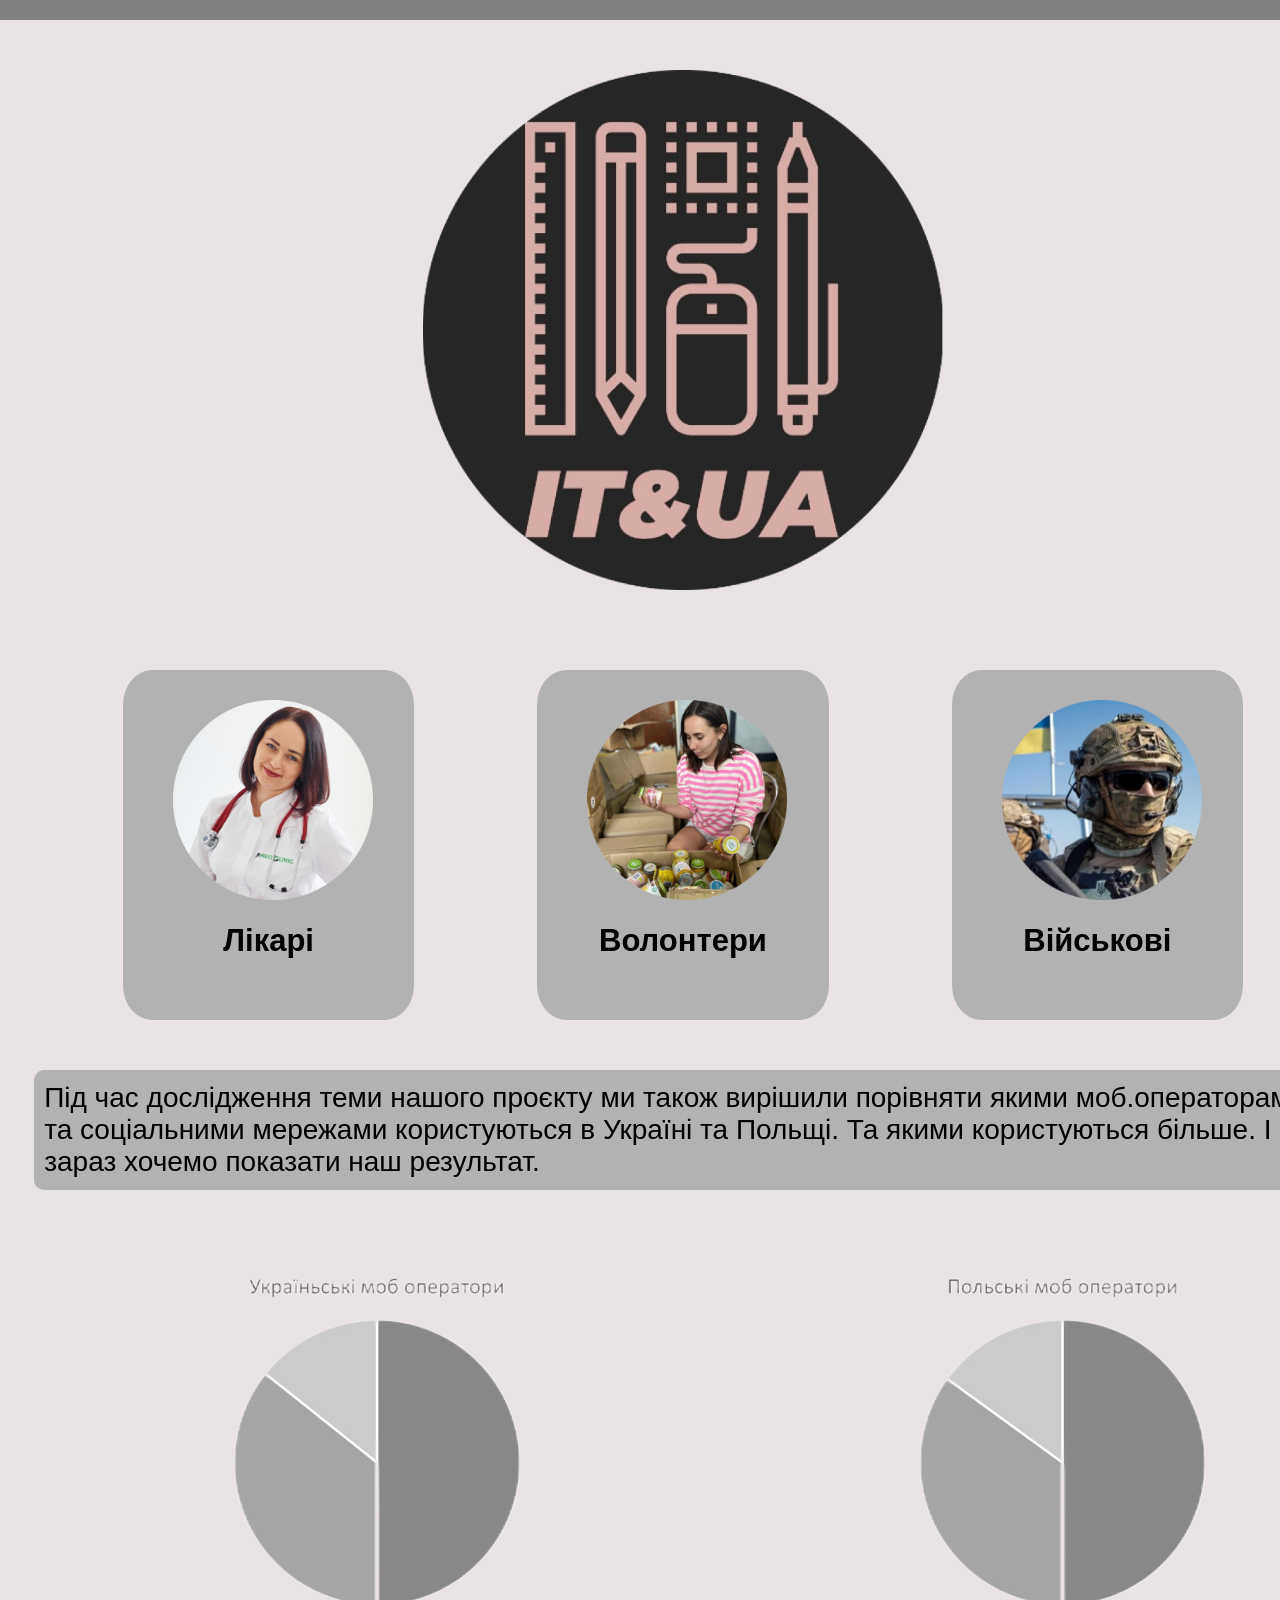
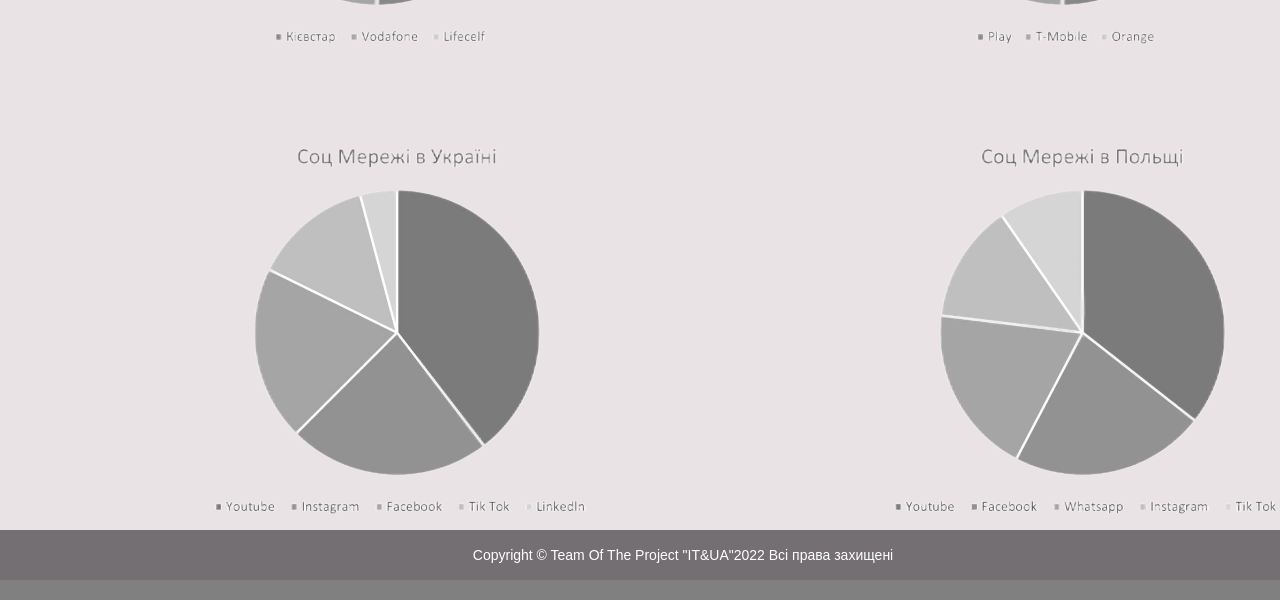
<file: index.html>
<!DOCTYPE html>
    <html lang="en">
        <head>
            <meta charset="UTF-8">
            <meta http-equiv="X-UA-Compatible" content="IE=edge">
            <meta name="viewport" content="width=device-width, initial-scale=1.0">
            <link rel="icon" href="img/logo.png" type="image/x-icon">
            <title>Головна</title>
            <link rel="stylesheet" href="css/style.css">
        </head>
        <body>
            <div class="wrapper">
                <div class="div_logo">
                    <img class="logo__onepage" src="img/logo.png" alt="логотип">
                </div>
                <nav class="nav__sections">
                    <div class="nav_likar">
                        <a href="index_page2.html" class="nav_a">
                           <img class="nav_img" src="img/likar.png" alt="фото лікаря">
                           <p class="nav_p">Лікарі</p>
                        </a>
                    </div>
                    <div class="nav_volonter">
                        <a href="index_page3.html" class="nav_a">
                           <img src="img/volonter.png" alt="фото волонтера" class="nav_img">
                           <p class="nav_p">Волонтери</p>
                        </a>
                    </div>
                    <div class="nav_viyskovy">
                        <a href="index_page4.html" class="nav_a">
                            <img src="img/viscoviy.png" alt="фото військового" class="nav_img">
                            <p class="nav_p">Військові</p>
                        </a>
                    </div>
                </nav>
                <div class="comparison">
                    <div class="comparation_content">
                        <p class="p__comparison">Під час дослідження теми нашого проєкту ми також вирішили порівняти якими моб.операторами та соціальними мережами користуються в Україні та Польщі. Та якими користуються більше. І зараз хочемо показати наш результат.</p>
                    </div>
                    <div class="comparation_img">
                        <div class="img__operators">
                            <img src="img/Ukraine_operatory.png" alt="" class="img_operatory">
                            <img src="img/poland_operatory.png" alt="" class="img_operatory">
                        </div>
                        <div class="img_social_network">
                            <img src="img/Ukraine_socialnetwork.png" alt="" class="img_socialnetwork">
                            <img src="img/poland_socialnetwork.png" alt="" class="img_socialnetwork">
                        </div>
                    </div>
                </div>
                <footer class="footer">
                    <p class="footer_p">Copyright © Team Of The Project "IT&UA"2022 Всі права захищені</p>
                </footer>
            </div>
        </body>
    </html>
</file>
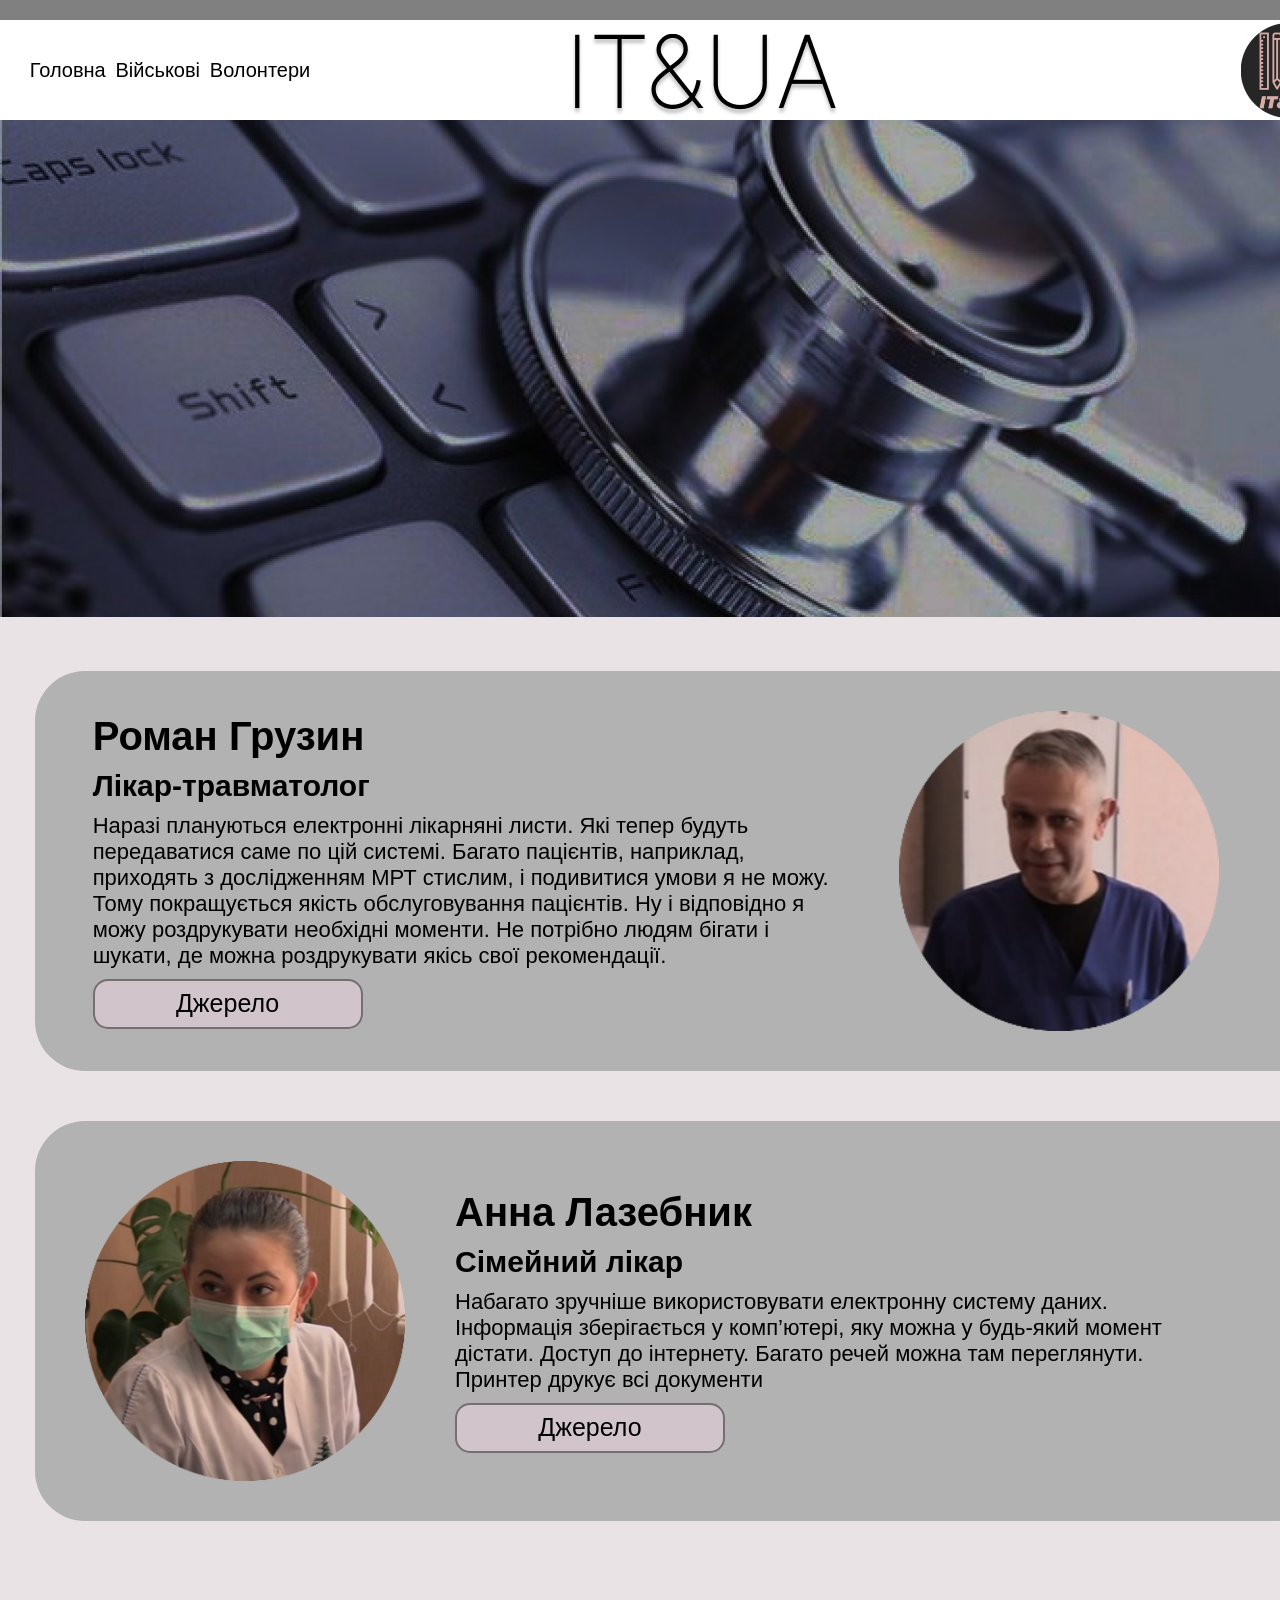
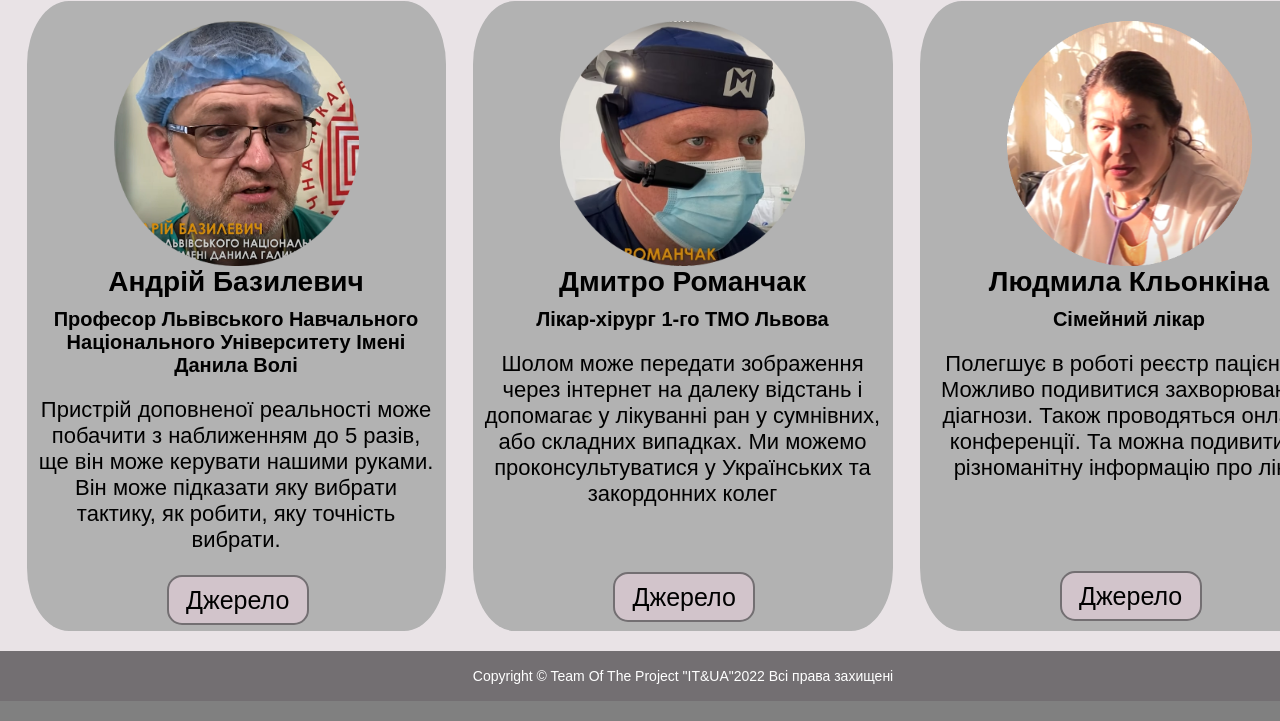
<file: index_page2.html>
<!DOCTYPE html>
    <html lang="en">
        <head>
            <meta charset="UTF-8">
            <meta http-equiv="X-UA-Compatible" content="IE=edge">
            <meta name="viewport" content="width=device-width, initial-scale=1.0">
            <link rel="icon" href="img/logo.png" type="image/x-icon">
            <title>Лікарі</title>
            <link rel="stylesheet" href="css/style.css">
        </head>
        <body>
            <div class="wrapper">
                <div class="header">
                    <div class="link">
                        <a class="header__links__a" href="index_page1.html">Головна</a>
                        <a class="header__links__a" href="index_page4.html">Військові</a>
                        <a class="header__links__a" href="index_page3.html">Волонтери</a>
                    </div>
                    <img class="logowords" src="img/IT&UA.png">
                    <img src="img/logo.png" alt="" class="logo">
                </div>
                <div class="background">
                    <img src="img/background.png" alt="" class="background_img">
                </div>
                <main class="main">
                    <div class="div_one_two">
                        <div class="div_one">
                            <div class="div_content">
                                <h1 class="div_h1__likari">Роман Грузин</h1>
                                <h2 class="div_h2__likari">Лікар-травматолог</h2>
                                <p class="div_p__likari">Наразі плануються електронні лікарняні листи. Які тепер будуть передаватися саме по цій системі. Багато пацієнтів, наприклад, приходять з дослідженням МРТ стислим, і подивитися умови я не можу. Тому покращується якість обслуговування пацієнтів. Ну і відповідно я можу роздрукувати необхідні моменти. Не потрібно людям бігати і шукати, де можна роздрукувати якісь свої рекомендації.</p>
                                <a href="https://www.youtube.com/watch?v=7f3T32O1B0o" class="a_source">
                                    <button class="a_button__source">
                                        <p class="button_p">Джерело</p>
                                    </button>
                                </a>
                            </div> 
                            <img src="img/likar1.png" alt="" class="div_img__likari">
                        </div>
                        <div class="div_two">
                            <img src="img/likar2.png" alt="" class="div_img__likari">
                            <div class="div_content">
                                <h1 class="div_h1__likari">Анна Лазебник</h1>
                                <h2 class="div_h2__likari">Сімейний лікар</h2>
                                <p class="div_p__likari">Набагато зручніше використовувати електронну систему даних. Інформація зберігається у комп’ютері, яку можна у будь-який момент дістати. Доступ до інтернету. Багато речей можна там переглянути. Принтер друкує всі документи</p>
                                <a href="https://www.youtube.com/watch?v=7f3T32O1B0o" class="a_source">
                                    <button class="a_button__source">
                                        <p class="button_p">Джерело</p>
                                    </button>
                                </a>
                            </div>
                        </div>
                    </div>    
                    <div class="div_three">
                        <div class="div_row">
                            <div class="img_div__row">
                                <img src="img/likar3.png" alt="" class="div_row__img">
                            </div>
                            <div class="div_three_content">
                                <h1 class="div_three__h1">Андрій Базилевич</h1>
                                <h2 class="div_three__h2">Професор Львівського Навчального Національного Університету Імені Данила Волі</h2>
                                <p class="div_three__p">Пристрій доповненої реальності може побачити з наближенням до 5 разів, ще він може керувати нашими руками. Він може підказати яку вибрати тактику, як робити, яку точність вибрати.</p>
                                <a href="https://youtu.be/bdHB2EMJEg0" class="a_source">
                                    <button class="a_button__source__one">
                                        <p class="button_p">Джерело</p>
                                    </button>
                                </a>
                            </div>
                        </div>
                        <div class="div_row">
                            <div class="img_div__row">
                                <img src="img/likar4.png" alt="" class="div_row__img">
                            </div>
                            <div class="div_three_content">
                                <h1 class="div_three__h1">Дмитро Романчак</h1>
                                <h2 class="div_three__h2">Лікар-хірург 1-го ТМО Львова</h2>
                                <p class="div_three__p">Шолом може передати зображення через інтернет на далеку відстань і допомагає у лікуванні ран у сумнівних, або складних випадках. Ми можемо проконсультуватися у Українських та закордонних колег</p>
                                    <a href="https://youtu.be/bdHB2EMJEg0" class="a_source">
                                        <button class="a_button__source__two">
                                            <p class="button_p">Джерело</p>
                                        </button>
                                    </a>
                             </div>
                        </div>
                        <div class="div_row">
                            <div class="img_div__row">
                                <img src="img/likar5.png" alt="" class="div_row__img">
                            </div>
                            <div class="div_three_content">
                                <h1 class="div_three__h1">Людмила Кльонкіна</h1>
                                <h2 class="div_three__h2">Сімейний лікар</h2>
                                <p class="div_three__p">Полегшує в роботі реєстр пацієнтів. Можливо подивитися захворювання, діагнози. Також проводяться онлайн конференції. Та можна подивитися різноманітну інформацію про ліки.</p>
                                    <a href="https://www.youtube.com/watch?v=7f3T32O1B0o" class="a_source">
                                        <button class="a_button__source__three">
                                            <p class="button_p">Джерело</p>
                                        </button>
                                    </a>
                            </div>
                        </div>
                    </div>
                </main>
                <footer class="footer">
                    <p class="footer_p">Copyright © Team Of The Project "IT&UA"2022 Всі права захищені</p>
                </footer> 
            </div>
        </body>
</file>
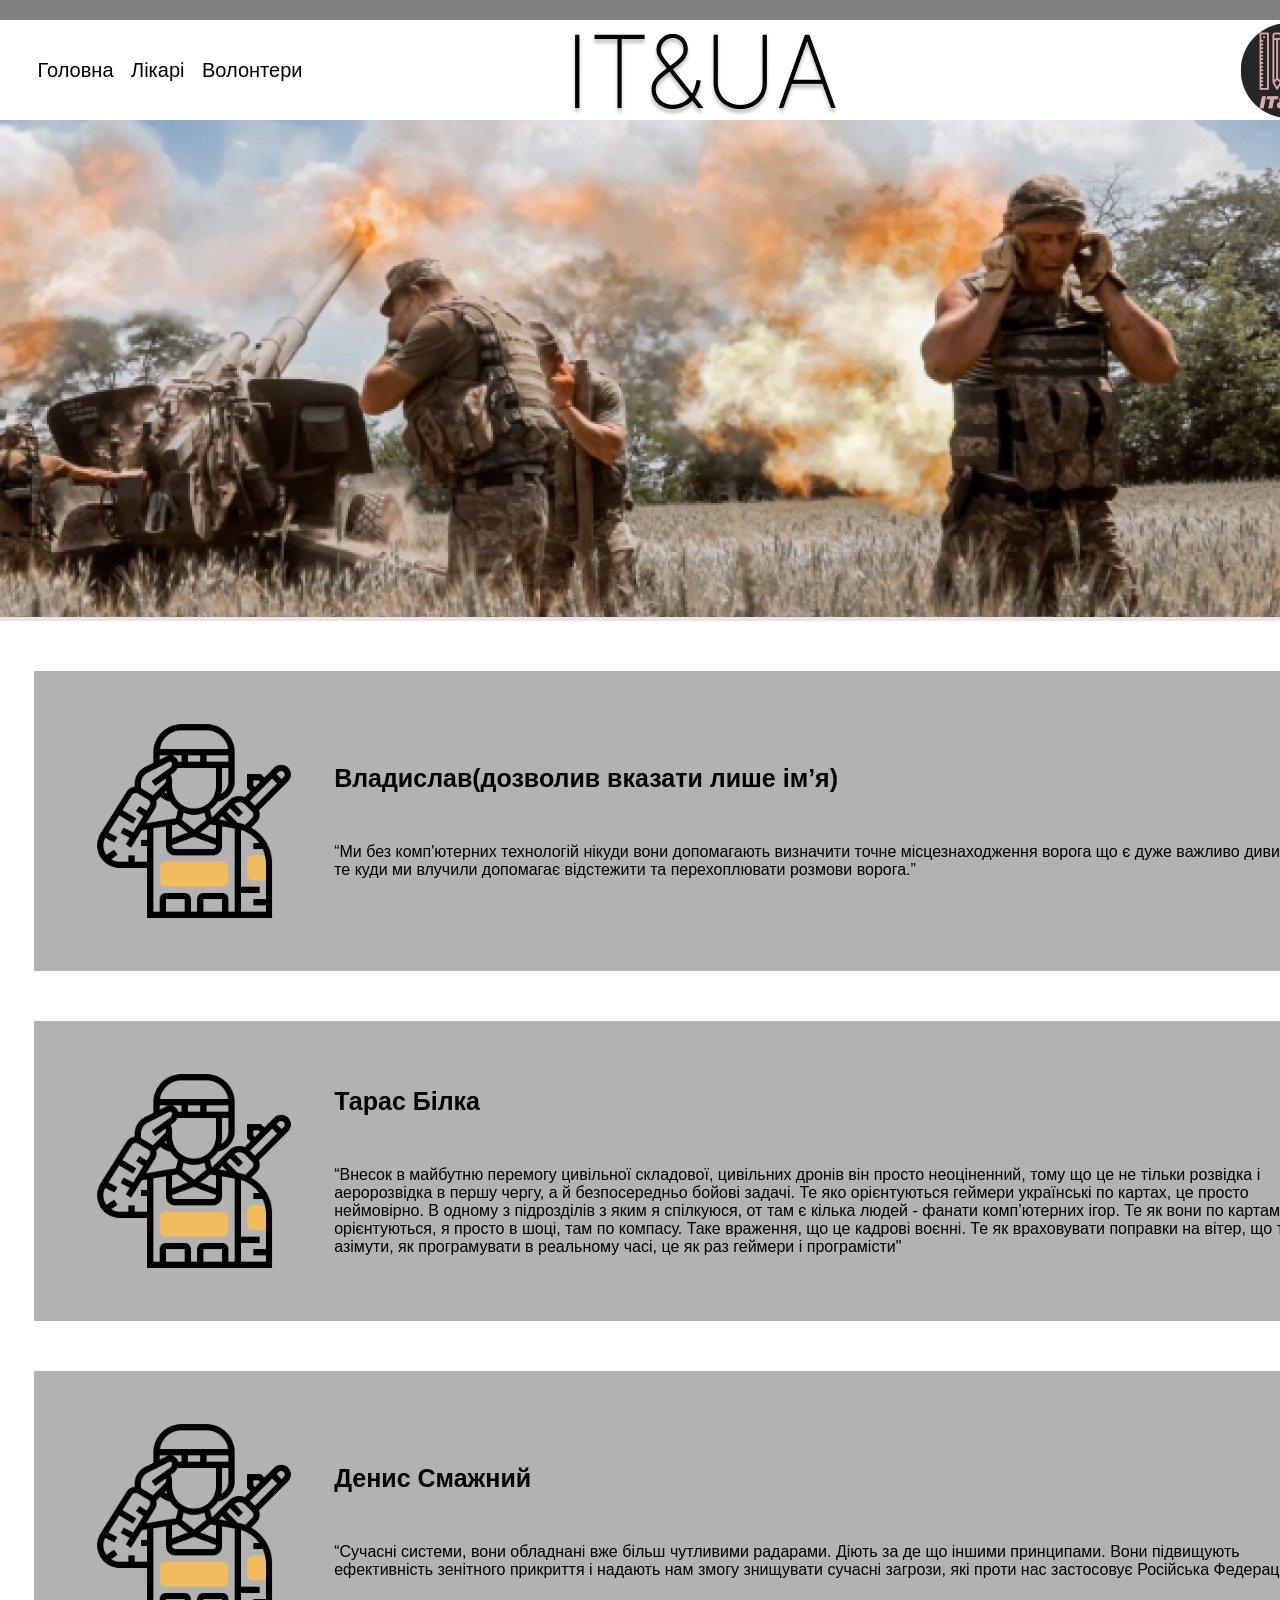
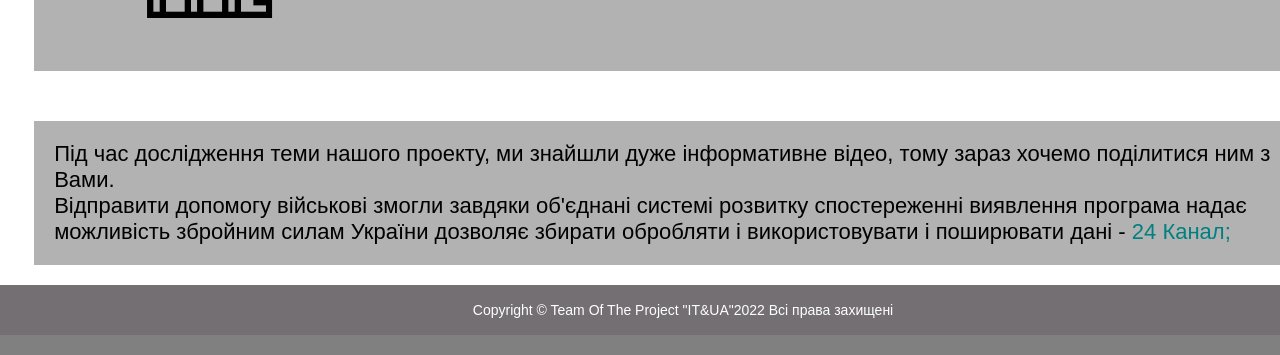
<file: index_page4.html>
<!DOCTYPE html>
<html lang="en">
<head>
    <meta charset="UTF-8">
    <meta http-equiv="X-UA-Compatible" content="IE=edge">
    <meta name="viewport" content="width=device-width, initial-scale=1.0">
    <link rel="icon" href="img/logo.png" type="image/x-icon">
    <title>Військові</title>
    <link rel="stylesheet" href="css/style.css">
</head>
<body>
    <div class="wrapper">
        <div class="header">
            <div class="link">
                <a class="header__links__a" href="index_page1.html">Головна</a>
                <a class="header__links__a" href="index_page2.html">Лікарі</a>
                <a class="header__links__a" href="index_page3.html">Волонтери</a>
            </div>
            <img class="logowords" src="img/IT&UA.png">
            <img src="img/logo.png" alt="" class="logo">
        </div>
        <div class="background">
            <img src="img/War.png" alt="" class="background_img">
        </div>
        <main class="main">
            <section class="main__info">
                <div class="main__personinfo">
                    <img src="img/viscovi_icon.png" alt="" class="face">
                    <div class="content">
                        <h1 class="main__name">Владислав(дозволив вказати лише ім’я)</h2>
                        <p class="main__p">“Ми без комп'ютерних технологій нікуди вони допомагають визначити точне місцезнаходження ворога що є дуже важливо дивитися те куди ми влучили допомагає відстежити та перехоплювати розмови ворога.”</p>
                    </div>
                </div>
                <div class="main__personinfo">
                    <img src="img/viscovi_icon.png" alt="" class="face">
                    <div class="content">
                        <h1 class="main__name">Тарас Білка</h2>
                        <p class="main__p">“Внесок в майбутню перемогу цивільної складової, цивільних дронів він просто неоціненний, тому що це не тільки розвідка і аеророзвідка в першу чергу, а й безпосередньо бойові задачі. Те яко орієнтуються геймери українські по картах, це просто неймовірно. В одному з підрозділів з яким я спілкуюся, от там є кілька людей - фанати комп’ютерних ігор. Те як вони по картам орієнтуються, я просто в шоці, там по компасу. Таке враження, що це кадрові воєнні. Те як враховувати поправки на вітер, що таке азімути, як програмувати в реальному часі, це як раз геймери і програмісти"</p>
                    </div>
                </div>
                <div class="main__personinfo">
                    <img src="img/viscovi_icon.png" alt="" class="face">
                    <div class="content">
                        <h1 class="main__name">Денис Смажний</h2>
                        <p class="main__p">“Сучасні системи, вони обладнані вже більш чутливими радарами. Діють за де що іншими принципами. Вони підвищують ефективність зенітного прикриття і надають нам змогу знищувати сучасні загрози, які проти нас застосовує Російська Федерація.”</p>
                    </div>
                </div>
                <div class="main__additionally">
                    <p class="main_p__additionally">
                        Під час дослідження теми нашого проекту, ми знайшли дуже інформативне відео, тому зараз хочемо поділитися ним з Вами.
                    </p>
                    <p class="main_p__additionallytext">
                        Відправити допомогу військові змогли завдяки об'єднані системі розвитку спостереженні виявлення програма надає можливість збройним силам України дозволяє збирати обробляти і використовувати і поширювати дані - <a href="https://www.youtube.com/watch?v=PK73L6kVcb4&t=74s" class="main_a__additionally">24 Канал;</a>
                    </p>
                </div>
            </section>
        </main>
        <footer class="footer">
            <p class="footer_p">Copyright ©  Team Of The Project "IT&UA"2022 Всі права захищені</p>
        </footer>
    </div>
</body>
</html>
</file>
<file: css/style.css>
*{
    padding: 0;
    margin: 0;
    box-sizing: border-box;
}

body{
    background: #808080;
}

.wrapper{
    background: #E9E3E6;
    width: 1366px;
    margin: 0 auto;
    margin-top: 20px;
}

.logo__onepage{
    height: 520px;
    margin-top: 50px;
}

.div_logo{
    display: flex;
    justify-content: center;
    
}

.header{
    height: 100px;
    display: flex;
    background-color: #FFFFFF;
    align-items: center;
    justify-content: space-between ;
}

.logowords{
    margin-right: 150px;
    margin-top: 10px;
}

.logo{
    margin-right: 30px;
    height: 95px;
}

.link{
    width: 300px;
    display: flex;
    margin-left: 20px;
    justify-content: space-evenly;
}

.header__links__a{
    color: black;
    text-decoration: none;
    font-size: 20px;
    font-family:  'Nunito', sans-serif;
}



.nav__sections{
    display: flex;
    flex-direction: row;
    justify-content: space-evenly;
    margin-top: 80px;
}

.nav_likar, .nav_volonter, .nav_viyskovy{
    width: 21.33%;
    height: 350px;
    background: #b2b2b2;
    border-radius: 10%;
    padding-top: 30px;
    margin-bottom: 20px;
}

.nav_img{
    height: 200px;
    margin-left: 50px;
    margin-bottom: 15px;
}

.nav_a:link{
    color: black;
    text-decoration: none;
    font-family: 'Nunito', sans-serif;
    font-size: 31px;
    text-align: center;
    font-weight: bold;
}

.nav_a:hover{
    color: black;
    text-decoration: none;
    font-family: 'Nunito', sans-serif;
    font-size: 31px;
    text-align: center;
}

.nav_a:visited{
    color: black;
    text-decoration: none;
    font-family: 'Nunito', sans-serif;
    font-size: 31px;
    text-align: center;
}

.nav_a:active{
    color: black;
    text-decoration: none;
    font-family: 'Nunito', sans-serif;
    font-size: 31px;
    text-align: center;
}

.footer{
    width: 100%;
    height: 50px;
    background: #736F72;
    display: flex;
    align-items: center;
    justify-content: center;
    margin-bottom: 20px;
}

.footer_p{
    color: white;
    font-size: 14px;
    font-family: 'Nunito', sans-serif;
}


.main{
    background: #E9E3E6;
}

.div_one_two{
   margin-left: 35px;
}

.div_one{
    width: 97.07%;
    height: 400px;
    display: flex;
    justify-content: center;
    align-items: center;    
    background: #B2B2B2;
    border-radius: 50px;
    margin-top: 50px;
}

.div_content{
    width: 58.56%;
    background: #B2B2B2;
    flex-direction: row;
    border-radius: 10%;
    align-items: center;

}

.div_img__likari{
    height: 320px;
    margin: 50px;

}

.div_two{
    width: 97.07%;
    height: 400px;
    display: flex;
    align-items: center;
    flex-direction: row;
    background: #B2B2B2;
    border-radius: 50px;
    margin-top: 50px;
}



.div_h1__likari{
    font-family: 'Nunito', sans-serif;
    font-size: 40px;
}

.div_h2__likari{
    font-family: 'Nunito', sans-serif;
    font-size: 30px;
    font-weight: Light Italic;
    margin-top: 10px;
    margin-bottom: 10px;
}

.div_p__likari{
    font-family: 'Nunito', sans-serif;
    font-size: 22px;

}



.div_three{
    width: 100%;
    display: flex;
    justify-content: space-evenly;
    margin-top: 80px;
}

.div_row{
    width: 30.74%;
    height: 630px;
    background: #B2B2B2;
    margin-bottom: 20px;
    border-radius: 10%;
}

.div_three__h1{
    font-family: 'Nunito', sans-serif;
    font-size: 28px;
    text-align: center;
}

.div_row__img{
   height: 245px;
   margin-top: 20px;
}

.div_three__h2{ 
    font-family: 'Nunito', sans-serif;
    font-size: 20px;
    font-weight: Light Italic;
    margin-top: 10px;
    margin-bottom: 10px;
    text-align: center;
}

.div_three__p, .div_three__source{
    font-family: 'Nunito', sans-serif;
    font-size: 22px;
    text-align: center;
    margin-top: 20px;
}

.div_three_content{
    width: 95%;
    margin-left: 10px;
}

.a_button__source, .a_button__source__three, .a_button__source__two, .a_button__source__one{
    width: 35.66%;
    height: 50px;
    background: #d2c4cb;
    border-radius: 15px;
    margin-top: 10px;
    border: 2px solid #736F72;
}


.button_p{
    font-family: 'Nunito', sans-serif;
    font-size: 25px;
    font-weight: 200;
}   

.a_button__source__three, .a_button__source__two, .a_button__source__one{
    margin-left: 130px;
    border: 2px solid #736F72;
     
}

.a_button__source__three{
    margin-top: 90px;
}

.a_button__source__two{
    margin-top: 65px;
}

.a_button__source__one{
    margin-top: 22px;
}

.img_div__row{
    display: flex;
    justify-content: center;
}

.main{
    display: flex;
    flex-direction: column;
    justify-content: space-evenly;
    background: #E9E3E6 ;
    width: 100%;
}
.main__img{
    width: 100%;
    height: 497px;
}
.main__personinfo{
    background: #B2B2B2;
    width: 95%;
    display: flex;
    height: 300px;
    align-items: center;
    margin-top: 50px;
    padding: 10px;
    font-family: 'Nunito', sans-serif;
}
.main__personinfo:nth-last-child(1){
    margin-bottom: 50px
}
.main__info{
    background: white;
    display: flex;
    flex-wrap: wrap;
    justify-content: center;
    font-family: 'Nunito', sans-serif;
}
.face{
    height: 200px;
    margin: 40px;
    margin-left: 50px;
}
.main__name{
    margin-bottom: 50px;
    font-family: 'Nunito', sans-serif;
    font-size: 25px ;
}

.main__p{
    font-family: 'Nunito', sans-serif;
    font-size: 22;
}

.main__additionally{
    background: #B2B2B2;
    width: 95%;
    margin-top: 50px;
    padding: 20px;
    margin-bottom: 20px;
}

.main_a__additionally{
    text-decoration: none;
    color: #008080;
    font-size: 22px;
    font-family: 'Nunito', sans-serif;
}

.main_p__additionallytext, .main_p__additionally{
    color: black;
    font-size: 22px;
    font-family: 'Nunito', sans-serif;
}

.p__comparison{
    font-size: 28px;
    font-family: 'Nunito', sans-serif;
}

.comparison{
    width: 95%;
    margin: 0 auto;
    margin-top: 30px;
}

.comparation_content{
    background: #b2b2b2;
    height: 120px;
    display: flex;
    align-items: center;
    padding-left: 10px;
    border-radius: 10px;
}

.img_operatory{
    height: 500px;
    margin-top: 70px;

}

.img__operators, .img_social_network{
    display: flex;
    width: 95%;
    justify-content: space-evenly;

}

.img_social_network{
    margin-left: 20px;
}

.img_socialnetwork, .img_operatory{
    height: 400px;
    width: 700px;
    margin-top: 70px;

}
</file>
